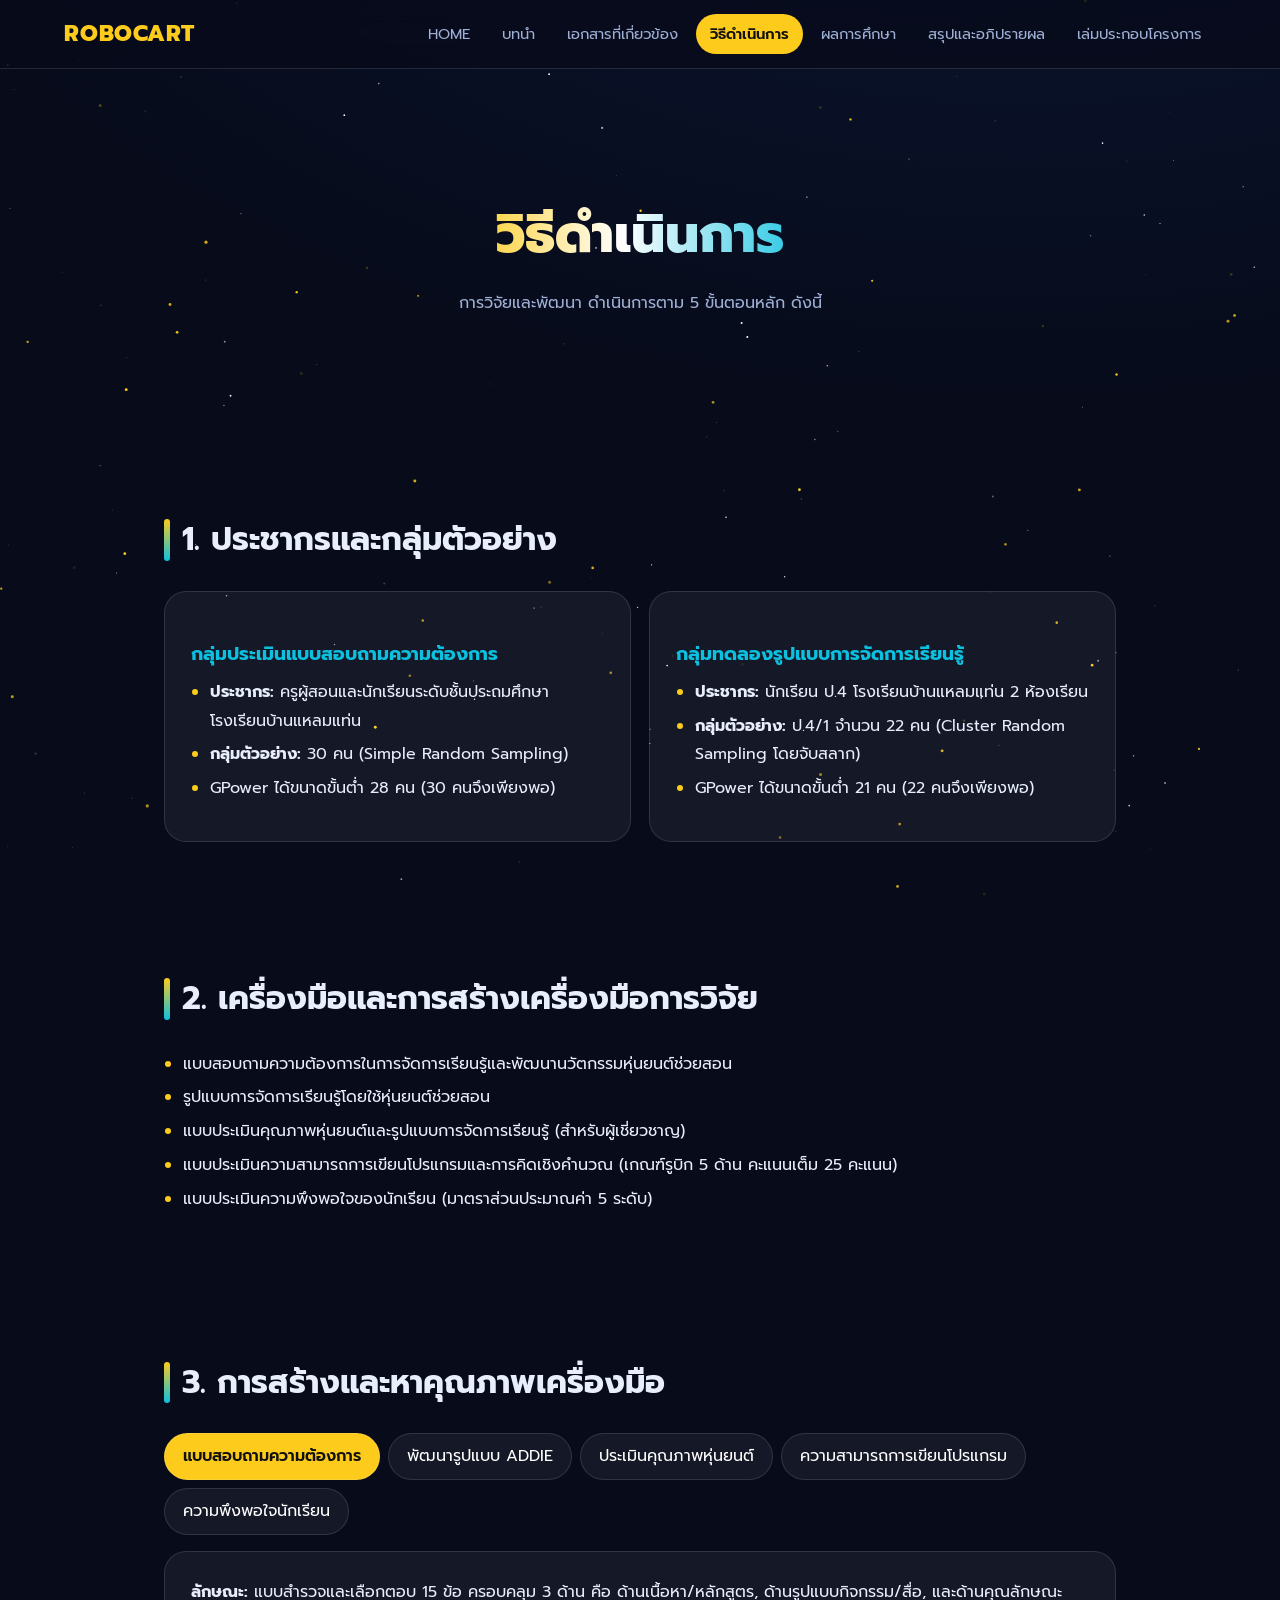
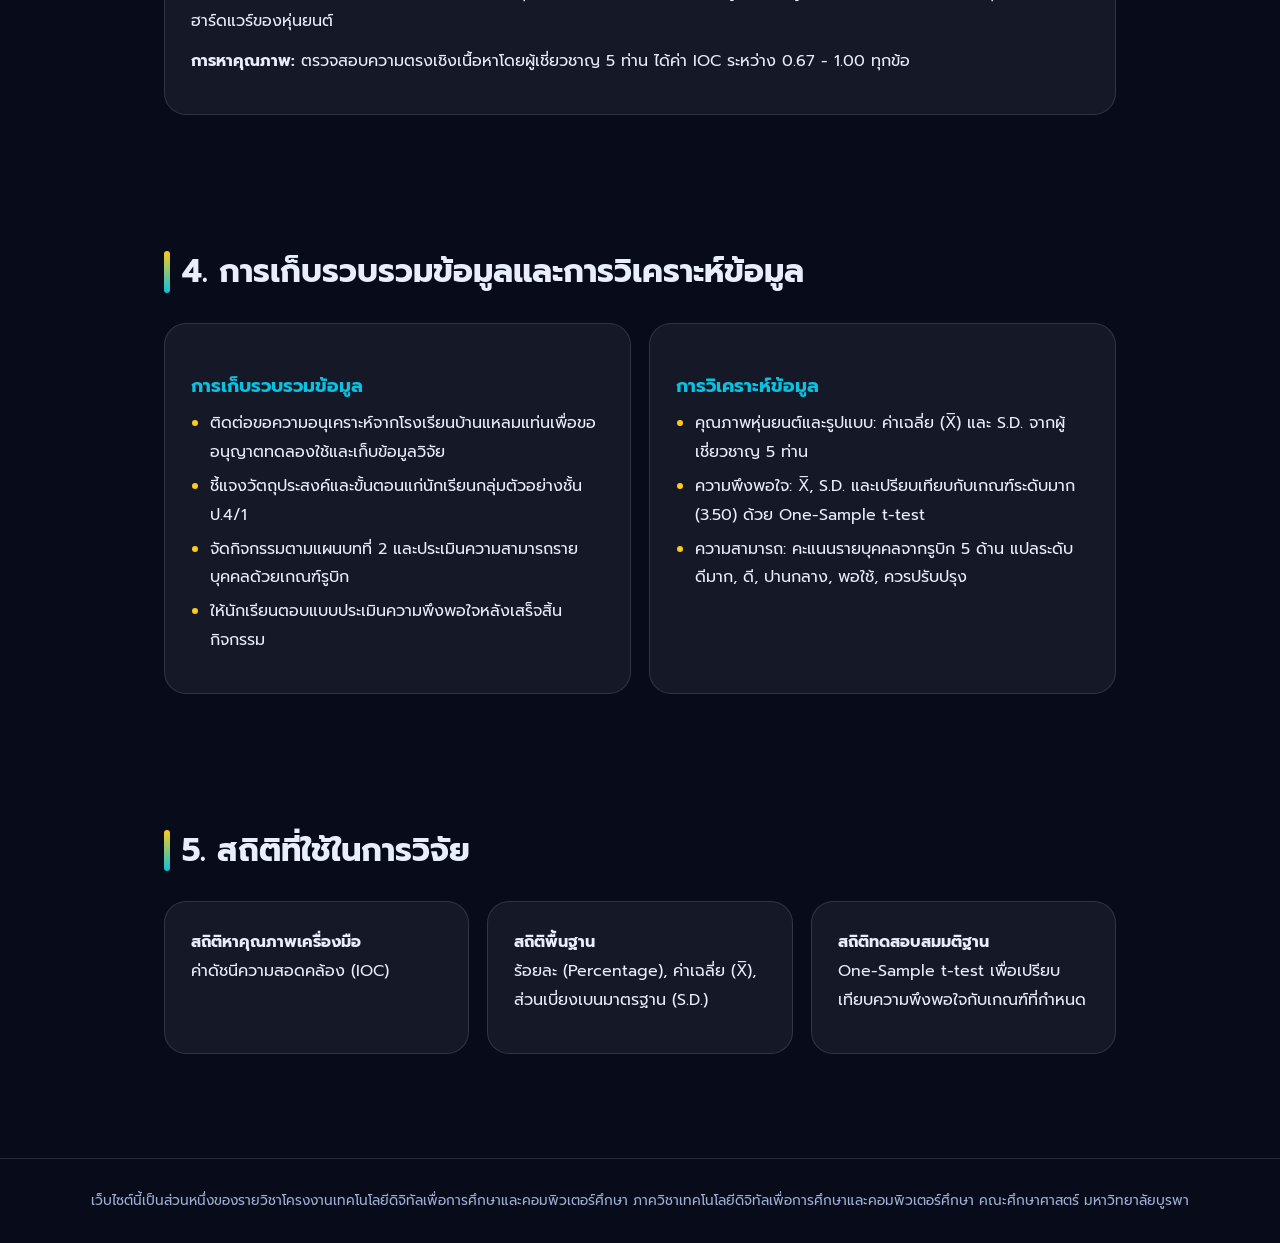
<file: method.html>
<!DOCTYPE html><html lang="th"><head><meta charset="utf-8"><meta name="viewport" content="width=device-width,initial-scale=1"><title>วิธีดำเนินการ | ROBOCART</title>
<link rel="preconnect" href="https://fonts.googleapis.com"><link href="https://fonts.googleapis.com/css2?family=Prompt:wght@400;600;800&display=swap" rel="stylesheet"><link rel="stylesheet" href="style.css"></head><body>
<canvas id="stars"></canvas><header><a class="brand" href="index.html">ROBOCART</a><button class="menu" aria-label="เมนู">☰</button><nav><a href="index.html" class="">HOME</a><a href="intro.html" class="">บทนำ</a><a href="related.html" class="">เอกสารที่เกี่ยวข้อง</a><a href="method.html" class="on">วิธีดำเนินการ</a><a href="results.html" class="">ผลการศึกษา</a><a href="summary.html" class="">สรุปและอภิปรายผล</a><a href="book.html" class="">เล่มประกอบโครงการ</a></nav></header>
<div class="hero sm"><div class="wrap"><h1>วิธีดำเนินการ</h1><p>การวิจัยและพัฒนา ดำเนินการตาม 5 ขั้นตอนหลัก ดังนี้</p></div></div><section><div class="wrap rv"><h2>1. ประชากรและกลุ่มตัวอย่าง</h2><div class="grid"><div class="card"><h3>กลุ่มประเมินแบบสอบถามความต้องการ</h3><ul><li><b>ประชากร:</b> ครูผู้สอนและนักเรียนระดับชั้นประถมศึกษา โรงเรียนบ้านแหลมแท่น</li><li><b>กลุ่มตัวอย่าง:</b> 30 คน (Simple Random Sampling)</li><li>GPower ได้ขนาดขั้นต่ำ 28 คน (30 คนจึงเพียงพอ)</li></ul></div><div class="card"><h3>กลุ่มทดลองรูปแบบการจัดการเรียนรู้</h3><ul><li><b>ประชากร:</b> นักเรียน ป.4 โรงเรียนบ้านแหลมแท่น 2 ห้องเรียน</li><li><b>กลุ่มตัวอย่าง:</b> ป.4/1 จำนวน 22 คน (Cluster Random Sampling โดยจับสลาก)</li><li>GPower ได้ขนาดขั้นต่ำ 21 คน (22 คนจึงเพียงพอ)</li></ul></div></div></div></section><section><div class="wrap rv"><h2>2. เครื่องมือและการสร้างเครื่องมือการวิจัย</h2><ul><li>แบบสอบถามความต้องการในการจัดการเรียนรู้และพัฒนานวัตกรรมหุ่นยนต์ช่วยสอน</li><li>รูปแบบการจัดการเรียนรู้โดยใช้หุ่นยนต์ช่วยสอน</li><li>แบบประเมินคุณภาพหุ่นยนต์และรูปแบบการจัดการเรียนรู้ (สำหรับผู้เชี่ยวชาญ)</li><li>แบบประเมินความสามารถการเขียนโปรแกรมและการคิดเชิงคำนวณ (เกณฑ์รูบิก 5 ด้าน คะแนนเต็ม 25 คะแนน)</li><li>แบบประเมินความพึงพอใจของนักเรียน (มาตราส่วนประมาณค่า 5 ระดับ)</li></ul></div></section><section><div class="wrap rv"><h2>3. การสร้างและหาคุณภาพเครื่องมือ</h2><div class="tabs"><button data-t="t1" class="on">แบบสอบถามความต้องการ</button><button data-t="t2" class="">พัฒนารูปแบบ ADDIE</button><button data-t="t3" class="">ประเมินคุณภาพหุ่นยนต์</button><button data-t="t4" class="">ความสามารถการเขียนโปรแกรม</button><button data-t="t5" class="">ความพึงพอใจนักเรียน</button></div><div class="pane card on" id="t1"><p><b>ลักษณะ:</b> แบบสำรวจและเลือกตอบ 15 ข้อ ครอบคลุม 3 ด้าน คือ ด้านเนื้อหา/หลักสูตร, ด้านรูปแบบกิจกรรม/สื่อ, และด้านคุณลักษณะฮาร์ดแวร์ของหุ่นยนต์</p><p><b>การหาคุณภาพ:</b> ตรวจสอบความตรงเชิงเนื้อหาโดยผู้เชี่ยวชาญ 5 ท่าน ได้ค่า IOC ระหว่าง 0.67 - 1.00 ทุกข้อ</p></div><div class="pane card " id="t2"><div class="step"><b>ขั้นที่ 1 วิเคราะห์</b><br>สำรวจความต้องการ, วิเคราะห์เนื้อหาและหลักสูตร, ศึกษาข้อมูลผู้เรียนและเทคโนโลยีที่เกี่ยวข้อง, วิเคราะห์เพื่อพัฒนารูปแบบการจัดการเรียนการสอน</div><div class="step"><b>ขั้นที่ 2 ออกแบบ</b><br>ออกแบบโครงสร้างเนื้อหา, ผังงานกระบวนการจัดการเรียนรู้, หุ่นยนต์, เว็บไซต์, เขียนสตอรี่บอร์ดสื่อวิดีโอ</div><div class="step"><b>ขั้นที่ 3 พัฒนา</b><br>พัฒนารูปแบบการจัดการเรียนรู้, ประกอบหุ่นยนต์ ROBOCART, พัฒนาเว็บไซต์พร้อมระบบตรวจโค้ด, ผลิตวิดีโอ, ผู้เชี่ยวชาญ 5 ท่านประเมินคุณภาพก่อนนำไปใช้จริง</div><div class="step"><b>ขั้นที่ 4 นำไปใช้</b><br>ทดลองกับนักเรียน ป.4/1 (22 คน) ในเนื้อหาบทที่ 2 ตามกระบวนการ 5 ขั้นตอน ประเมินทักษะระหว่างทำกิจกรรม เก็บความพึงพอใจ</div><div class="step"><b>ขั้นที่ 5 ประเมินผล</b><br>ประเมินความสามารถการเขียนโปรแกรมและการคิดเชิงคำนวณด้วยเกณฑ์รูบิก และความพึงพอใจของนักเรียน</div></div><div class="pane card " id="t3"><p><b>ลักษณะ:</b> Rating Scale 5 ระดับ 3 ด้าน ได้แก่ ระบบการทำงานของหุ่นยนต์, เนื้อหาและสื่อการเรียนรู้, และการออกแบบกิจกรรมการเรียนรู้</p><p><b>การหาคุณภาพ:</b> ตรวจสอบความตรงเชิงเนื้อหาโดยผู้เชี่ยวชาญ 5 ท่าน ได้ค่า IOC ระหว่าง 0.67 - 1.00 ทุกข้อ</p></div><div class="pane card " id="t4"><p><b>ลักษณะ:</b> เกณฑ์รูบิก 5 ด้าน ได้แก่ การออกแบบโค้ดอย่างง่าย, การวางแผนเส้นทาง, ทักษะการปฏิบัติงานจริง, การตรวจหาและแก้ไขข้อผิดพลาด (Debugging), และการทำงานเป็นทีม</p><p><b>เกณฑ์คะแนน:</b> ด้านละ 5 คะแนน (เต็ม 25) ดีมาก (21-25), ดี (16-20), ปานกลาง (11-15), พอใช้ (6-10), ควรปรับปรุง (1-5) ผ่านการตรวจความตรงเชิงเนื้อหาจากอาจารย์ที่ปรึกษา</p></div><div class="pane card " id="t5"><p><b>ลักษณะ:</b> Rating Scale 5 ระดับ 3 ด้าน ได้แก่ หุ่นยนต์และอุปกรณ์, สื่อประกอบการเรียนรู้, และรูปแบบกิจกรรมการเรียนรู้</p><p><b>การหาคุณภาพ:</b> ตรวจสอบความตรงเชิงเนื้อหาโดยผู้เชี่ยวชาญ 5 ท่าน ได้ค่า IOC ระหว่าง 0.67 - 1.00 ทุกข้อ</p></div></div></section><section><div class="wrap rv"><h2>4. การเก็บรวบรวมข้อมูลและการวิเคราะห์ข้อมูล</h2><div class="grid"><div class="card"><h3>การเก็บรวบรวมข้อมูล</h3><ul><li>ติดต่อขอความอนุเคราะห์จากโรงเรียนบ้านแหลมแท่นเพื่อขออนุญาตทดลองใช้และเก็บข้อมูลวิจัย</li><li>ชี้แจงวัตถุประสงค์และขั้นตอนแก่นักเรียนกลุ่มตัวอย่างชั้น ป.4/1</li><li>จัดกิจกรรมตามแผนบทที่ 2 และประเมินความสามารถรายบุคคลด้วยเกณฑ์รูบิก</li><li>ให้นักเรียนตอบแบบประเมินความพึงพอใจหลังเสร็จสิ้นกิจกรรม</li></ul></div><div class="card"><h3>การวิเคราะห์ข้อมูล</h3><ul><li>คุณภาพหุ่นยนต์และรูปแบบ: ค่าเฉลี่ย (X̅) และ S.D. จากผู้เชี่ยวชาญ 5 ท่าน</li><li>ความพึงพอใจ: X̅, S.D. และเปรียบเทียบกับเกณฑ์ระดับมาก (3.50) ด้วย One-Sample t-test</li><li>ความสามารถ: คะแนนรายบุคคลจากรูบิก 5 ด้าน แปลระดับ ดีมาก, ดี, ปานกลาง, พอใช้, ควรปรับปรุง</li></ul></div></div></div></section><section><div class="wrap rv"><h2>5. สถิติที่ใช้ในการวิจัย</h2><div class="grid"><div class="card"><b>สถิติหาคุณภาพเครื่องมือ</b><p>ค่าดัชนีความสอดคล้อง (IOC)</p></div><div class="card"><b>สถิติพื้นฐาน</b><p>ร้อยละ (Percentage), ค่าเฉลี่ย (X̅), ส่วนเบี่ยงเบนมาตรฐาน (S.D.)</p></div><div class="card"><b>สถิติทดสอบสมมติฐาน</b><p>One-Sample t-test เพื่อเปรียบเทียบความพึงพอใจกับเกณฑ์ที่กำหนด</p></div></div></div></section><footer>เว็บไซต์นี้เป็นส่วนหนึ่งของรายวิชาโครงงานเทคโนโลยีดิจิทัลเพื่อการศึกษาและคอมพิวเตอร์ศึกษา ภาควิชาเทคโนโลยีดิจิทัลเพื่อการศึกษาและคอมพิวเตอร์ศึกษา คณะศึกษาศาสตร์ มหาวิทยาลัยบูรพา</footer><div id="lb"><img alt=""></div><script src="script.js"></script></body></html>
</file>
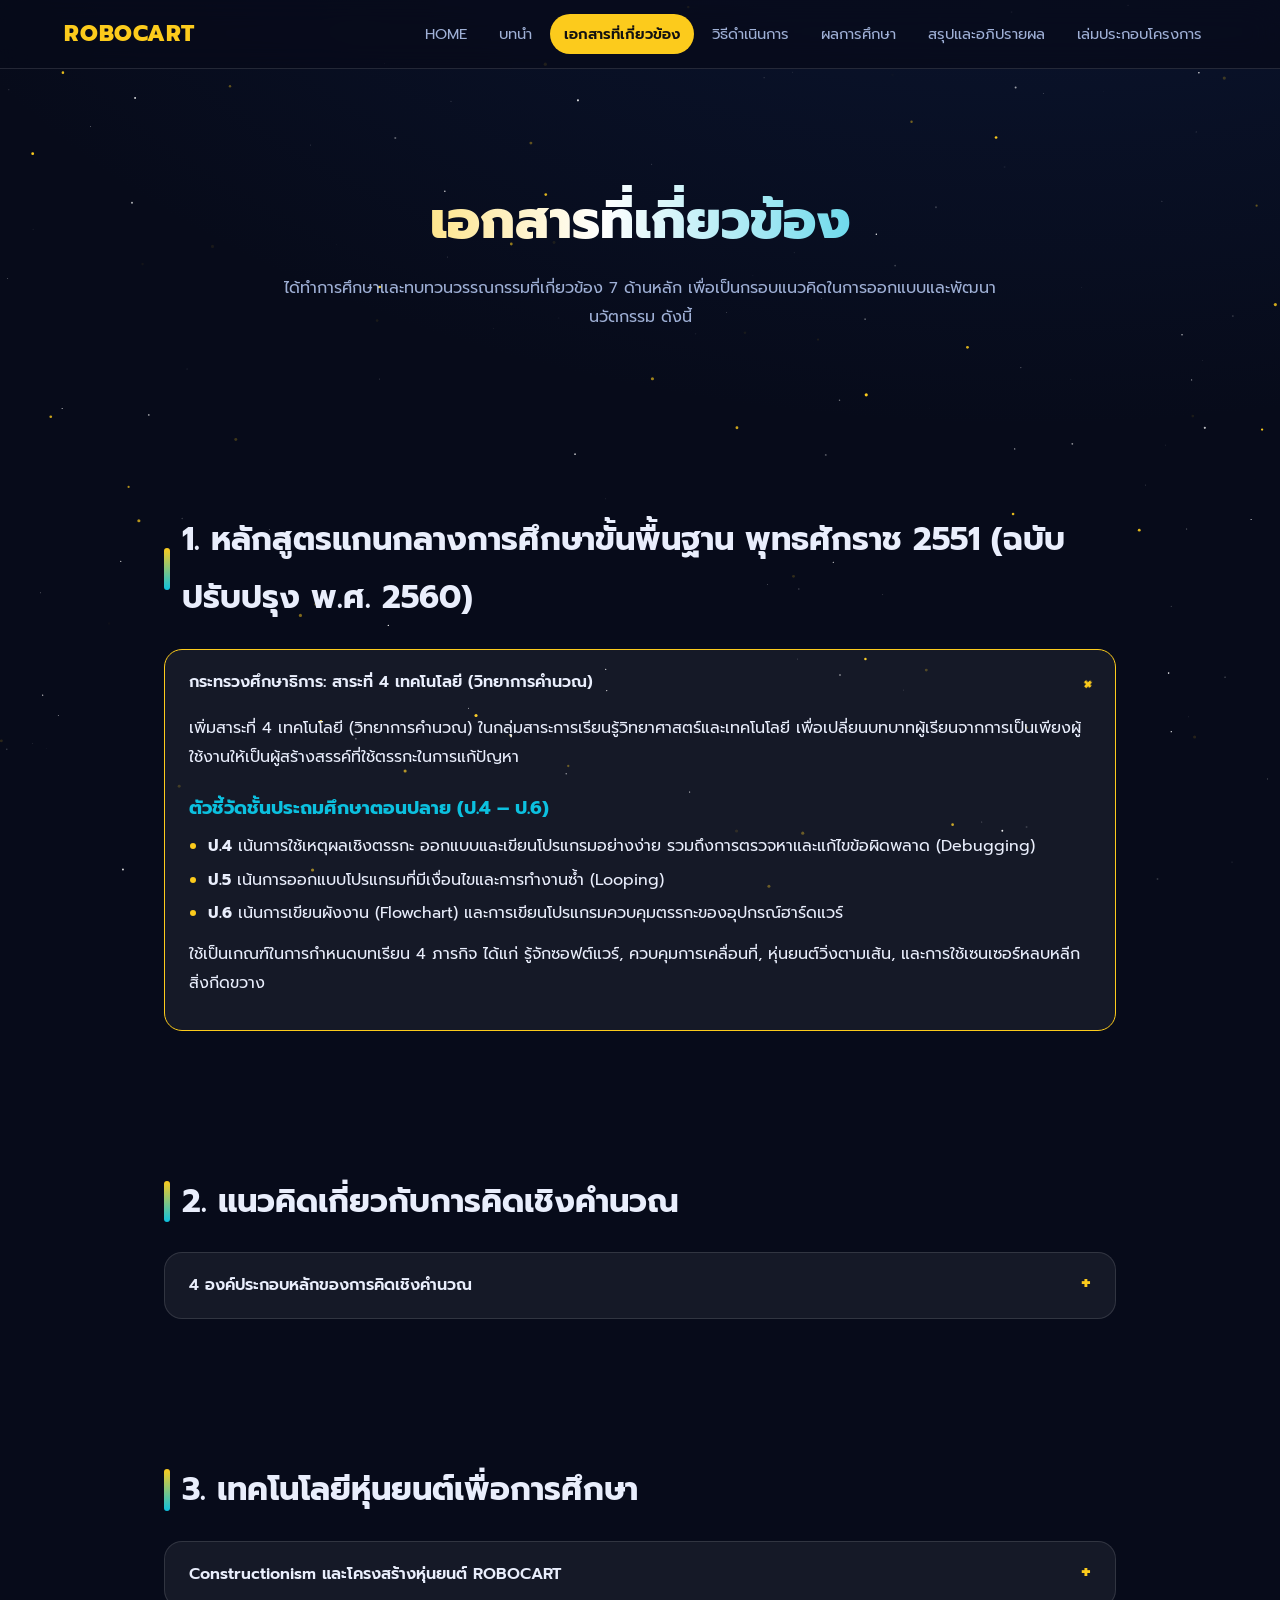
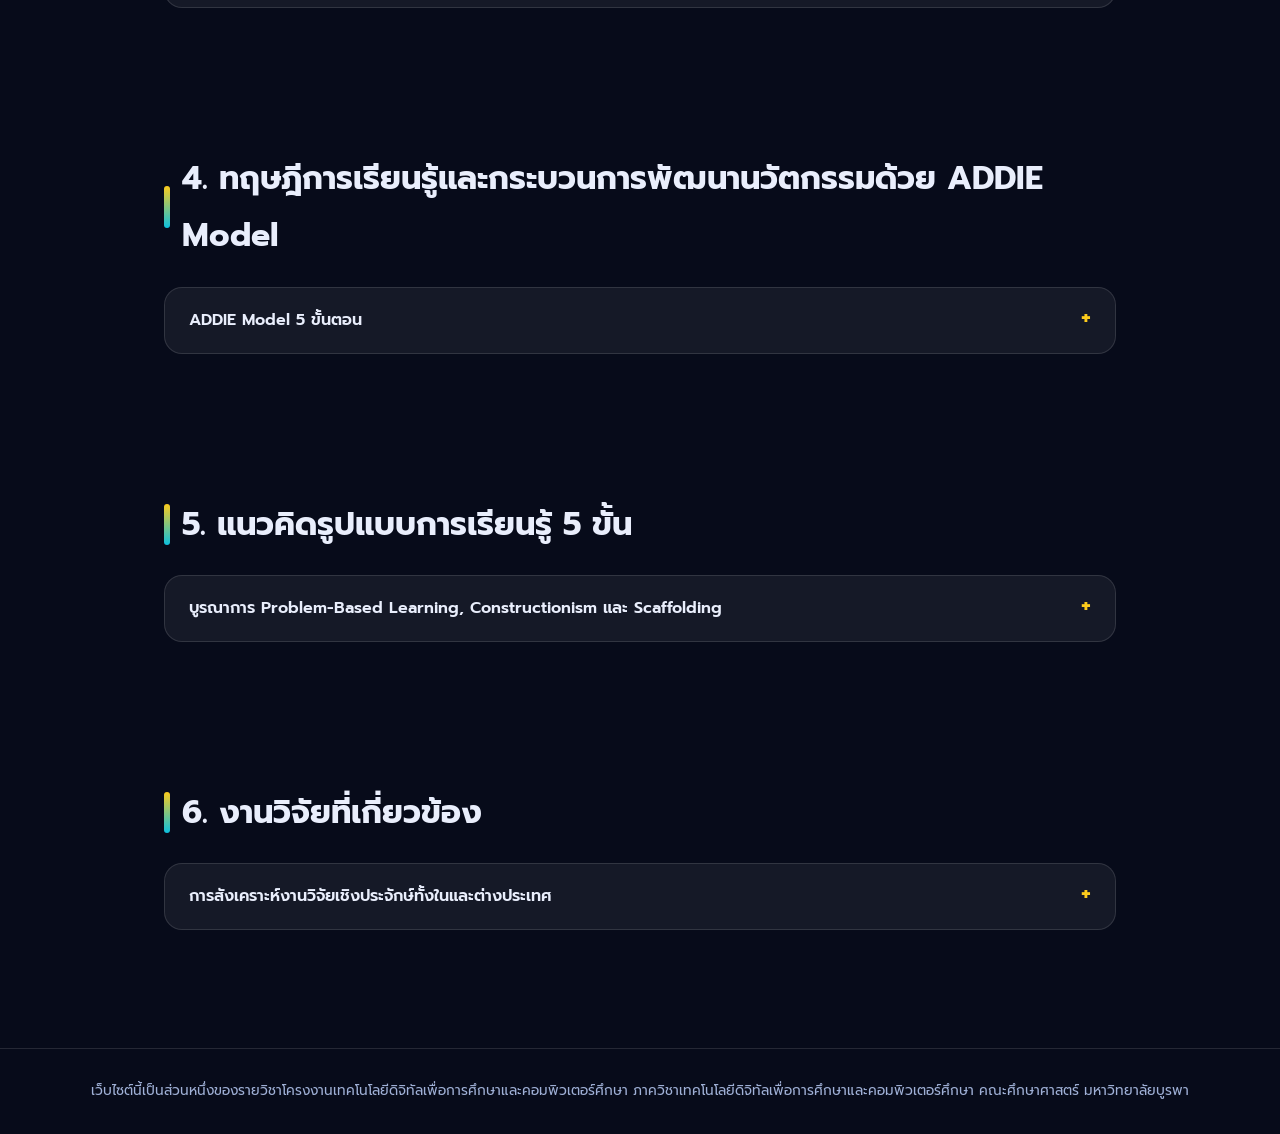
<file: related.html>
<!DOCTYPE html><html lang="th"><head><meta charset="utf-8"><meta name="viewport" content="width=device-width,initial-scale=1"><title>เอกสารที่เกี่ยวข้อง | ROBOCART</title>
<link rel="preconnect" href="https://fonts.googleapis.com"><link href="https://fonts.googleapis.com/css2?family=Prompt:wght@400;600;800&display=swap" rel="stylesheet"><link rel="stylesheet" href="style.css"></head><body>
<canvas id="stars"></canvas><header><a class="brand" href="index.html">ROBOCART</a><button class="menu" aria-label="เมนู">☰</button><nav><a href="index.html" class="">HOME</a><a href="intro.html" class="">บทนำ</a><a href="related.html" class="on">เอกสารที่เกี่ยวข้อง</a><a href="method.html" class="">วิธีดำเนินการ</a><a href="results.html" class="">ผลการศึกษา</a><a href="summary.html" class="">สรุปและอภิปรายผล</a><a href="book.html" class="">เล่มประกอบโครงการ</a></nav></header>
<div class="hero sm"><div class="wrap"><h1>เอกสารที่เกี่ยวข้อง</h1><p>ได้ทำการศึกษาและทบทวนวรรณกรรมที่เกี่ยวข้อง 7 ด้านหลัก เพื่อเป็นกรอบแนวคิดในการออกแบบและพัฒนานวัตกรรม ดังนี้</p></div></div><section><div class="wrap rv"><h2>1. หลักสูตรแกนกลางการศึกษาขั้นพื้นฐาน พุทธศักราช 2551 (ฉบับปรับปรุง พ.ศ. 2560)</h2><details open><summary>กระทรวงศึกษาธิการ: สาระที่ 4 เทคโนโลยี (วิทยาการคำนวณ)</summary><div class="in"><p>เพิ่มสาระที่ 4 เทคโนโลยี (วิทยาการคำนวณ) ในกลุ่มสาระการเรียนรู้วิทยาศาสตร์และเทคโนโลยี เพื่อเปลี่ยนบทบาทผู้เรียนจากการเป็นเพียงผู้ใช้งานให้เป็นผู้สร้างสรรค์ที่ใช้ตรรกะในการแก้ปัญหา</p><h3>ตัวชี้วัดชั้นประถมศึกษาตอนปลาย (ป.4 – ป.6)</h3><ul><li><b>ป.4</b> เน้นการใช้เหตุผลเชิงตรรกะ ออกแบบและเขียนโปรแกรมอย่างง่าย รวมถึงการตรวจหาและแก้ไขข้อผิดพลาด (Debugging)</li><li><b>ป.5</b> เน้นการออกแบบโปรแกรมที่มีเงื่อนไขและการทำงานซ้ำ (Looping)</li><li><b>ป.6</b> เน้นการเขียนผังงาน (Flowchart) และการเขียนโปรแกรมควบคุมตรรกะของอุปกรณ์ฮาร์ดแวร์</li></ul><p>ใช้เป็นเกณฑ์ในการกำหนดบทเรียน 4 ภารกิจ ได้แก่ รู้จักซอฟต์แวร์, ควบคุมการเคลื่อนที่, หุ่นยนต์วิ่งตามเส้น, และการใช้เซนเซอร์หลบหลีกสิ่งกีดขวาง</p></div></details></div></section><section><div class="wrap rv"><h2>2. แนวคิดเกี่ยวกับการคิดเชิงคำนวณ</h2><details><summary>4 องค์ประกอบหลักของการคิดเชิงคำนวณ</summary><div class="in"><p>การคิดเชิงคำนวณไม่ใช่เพียงการเขียนโปรแกรม แต่เป็นกระบวนการทางความคิดเพื่อแก้ปัญหาอย่างเป็นระบบ โดยสังเคราะห์แนวคิดของ Wing (2006), สสวท. (2560), ภัทรพล พรหมมัญ (2561), VEX Robotics (2021) และ Jiang et al. (2022)</p><div class="grid"><div class="card"><b>1. การแบ่งย่อยปัญหา (Decomposition)</b><p>แตกปัญหาหรือภารกิจใหญ่ออกเป็นคำสั่งย่อย เช่น การเดินตรงและการเลี้ยว</p></div><div class="card"><b>2. การพิจารณารูปแบบ (Pattern Recognition)</b><p>การสังเกตพฤติกรรมที่เกิดขึ้นซ้ำ ๆ นำไปสู่การใช้คำสั่งวนซ้ำ (Loop)</p></div><div class="card"><b>3. การคิดเชิงนามธรรม (Abstraction)</b><p>คัดกรองเฉพาะข้อมูลที่จำเป็น ตัดรายละเอียดที่ไม่เกี่ยวข้องออก</p></div><div class="card"><b>4. การออกแบบขั้นตอนวิธี (Algorithm Design)</b><p>จัดเรียงลำดับคำสั่งตรรกะให้เป็นขั้นตอนที่ชัดเจน เพื่อนำไปควบคุมหุ่นยนต์ได้อย่างมีประสิทธิภาพ</p></div></div></div></details></div></section><section><div class="wrap rv"><h2>3. เทคโนโลยีหุ่นยนต์เพื่อการศึกษา</h2><details><summary>Constructionism และโครงสร้างหุ่นยนต์ ROBOCART</summary><div class="in"><ul><li>พื้นฐานทฤษฎี Constructionism หุ่นยนต์ทำหน้าที่เป็นสื่อกลางที่ช่วยให้ผู้เรียนเปลี่ยนมโนทัศน์นามธรรมทางคณิตศาสตร์และวิทยาการคำนวณให้กลายเป็นการลงมือทดลองปฏิบัติจริง</li><li>การเลือกใช้เทคโนโลยีที่เข้าถึงง่ายและคุ้มค่า อ้างอิงแนวคิดของ Sentance et al. (2017) และ Kucuk & Sisman (2017) ที่พบว่าชุดหุ่นยนต์สำเร็จรูปในท้องตลาดมีราคาสูงเกินไป การประยุกต์ใช้บอร์ด micro:bit V2 จึงช่วยลดต้นทุน ปลอดภัย และเริ่มต้นใช้งานได้ง่าย</li></ul><h3>โครงสร้างหุ่นยนต์ ROBOCART</h3><ul><li><b>หน่วยประมวลผลหลัก</b> บอร์ด micro:bit V2 ร่วมกับบอร์ดขยายขับมอเตอร์</li><li><b>ระบบขับเคลื่อน</b> มอเตอร์เกียร์กระแสตรง 2 ล้อ พร้อมล้ออิสระ</li><li><b>ระบบเซนเซอร์</b> แผงเซนเซอร์อินฟราเรด ตรวจจับเส้น (Maker Line 5 จุด) และเซนเซอร์อัลตราโซนิก (Ultrasonic Sensor) ตรวจจับระยะวัตถุ</li></ul></div></details></div></section><section><div class="wrap rv"><h2>4. ทฤษฎีการเรียนรู้และกระบวนการพัฒนานวัตกรรมด้วย ADDIE Model</h2><details><summary>ADDIE Model 5 ขั้นตอน</summary><div class="in"><p>การพัฒนาหุ่นยนต์ สื่อการสอน และเว็บไซต์ ดำเนินการอย่างเป็นระบบตามกรอบ ADDIE Model</p><div class="step"><b>ขั้นที่ 1 การวิเคราะห์ (Analysis)</b><br>สำรวจความต้องการครูและนักเรียน, วิเคราะห์ตัวชี้วัดหลักสูตร และข้อจำกัดในการตรวจงานในชั้นเรียน</div><div class="step"><b>ขั้นที่ 2 การออกแบบ (Design)</b><br>ออกแบบโครงสร้างหุ่นยนต์, แผนภารกิจ 4 บทเรียน, และเว็บไซต์ศูนย์การเรียนรู้</div><div class="step"><b>ขั้นที่ 3 การพัฒนา (Development)</b><br>ประกอบหุ่นยนต์ ROBOCART, ผลิตสื่อวิดีโอแอนิเมชัน และพัฒนาระบบตรวจสอบ Block Code อัตโนมัติ (วิเคราะห์ด้วยโครงสร้างต้นไม้)</div><div class="step"><b>ขั้นที่ 4 การนำไปใช้ (Implementation)</b><br>นำนวัตกรรมไปทดลองใช้จริงกับนักเรียนกลุ่มตัวอย่างชั้น ป.4/1 โรงเรียนบ้านแหลมแท่น</div><div class="step"><b>ขั้นที่ 5 การประเมินผล (Evaluation)</b><br>วิเคราะห์ผลการเรียนรู้ ทักษะการคิดเชิงคำนวณ และระดับความพึงพอใจของผู้เรียน</div></div></details></div></section><section><div class="wrap rv"><h2>5. แนวคิดรูปแบบการเรียนรู้ 5 ขั้น</h2><details><summary>บูรณาการ Problem-Based Learning, Constructionism และ Scaffolding</summary><div class="in"><p>การบูรณาการ 3 ทฤษฎีการเรียนรู้หลักสู่กระบวนการจัดการเรียนรู้ 5 ขั้นตอน</p><div class="step"><b>ขั้นที่ 1 กำหนดสถานการณ์ปัญหา (PBL)</b><br>ใช้วิดีโอแอนิเมชันธีมอวกาศกระตุ้นความสนใจและตั้งคำถามเพื่อระบุปัญหา</div><div class="step"><b>ขั้นที่ 2 นำเสนอความรู้ (Scaffolding)</b><br>ครูอธิบายหลักการทำงานและสาธิตการเขียนโปรแกรม โดยมีคลิปวิดีโอให้ทบทวนซ้ำ</div><div class="step"><b>ขั้นที่ 3 มอบหมายภารกิจ (Constructionism)</b><br>นักเรียนลงมือปฏิบัติกิจกรรมกลุ่ม เขียนโค้ดควบคุมหุ่นยนต์ และใช้ระบบตรวจสอบบล็อกโค้ดอัตโนมัติช่วยแนะแนวทาง</div><div class="step"><b>ขั้นที่ 4 เชื่อมโยงผลกิจกรรม (PBL)</b><br>สรุปขั้นตอนวิธี (Algorithm) อภิปรายข้อผิดพลาด และฝึกฝนทักษะการทำงานเป็นทีม (Soft Skills)</div><div class="step"><b>ขั้นที่ 5 นำเสนออย่างสร้างสรรค์ (Constructionism)</b><br>สะท้อนคิดและสื่อสารวิธีคิดพร้อมสาธิตการทำงานของหุ่นยนต์หน้าชั้นเรียน</div></div></details></div></section><section><div class="wrap rv"><h2>6. งานวิจัยที่เกี่ยวข้อง</h2><details><summary>การสังเคราะห์งานวิจัยเชิงประจักษ์ทั้งในและต่างประเทศ</summary><div class="in"><h3>โปรแกรมเชิงจินตภาพและการคิดเชิงคำนวณ</h3><p>วีระพงษ์ จันทรเสนา (2563) และ Jiang et al. (2022) พบว่าการเขียนโค้ดแบบบล็อกช่วยลดภาระทางปัญญา สร้างแรงจูงใจ และพัฒนาทักษะตรรกะได้ดีกว่า</p><h3>วิทยาการหุ่นยนต์เพื่อการศึกษา</h3><p>Mehrotra et al. (2021) และ Kucuk & Sisman (2018) ยืนยันว่าการใช้ฮาร์ดแวร์ต้นทุนต่ำอย่าง micro:bit ช่วยเปิดโอกาสการเข้าถึง ส่งเสริมมิติสัมพันธ์ และสร้างทัศนคติเชิงบวกต่อสะเต็มศึกษา</p><h3>ระบบตรวจสอบรหัสคำสั่งและผลสะท้อนกลับอัตโนมัติ</h3><p>Browning (2022) และ Kang & Huang (2024) พบว่าระบบ Formative Feedback อัตโนมัติช่วยลดเวลาการแก้ไขข้อผิดพลาด (Debugging) และเพิ่มความมั่นใจในการแก้ปัญหา</p><p>Parvathy et al. (2025) นำเสนอการใช้โครงสร้างต้นไม้ไวยากรณ์นามธรรม (Abstract Syntax Tree: AST) ในการเปรียบเทียบตรรกะโค้ดอย่างแม่นยำ ทำหน้าที่เป็นนั่งร้านทางปัญญา (Scaffold) ชี้แนะข้อบกพร่องให้นักเรียนปรับปรุงได้ทันที</p></div></details></div></section><footer>เว็บไซต์นี้เป็นส่วนหนึ่งของรายวิชาโครงงานเทคโนโลยีดิจิทัลเพื่อการศึกษาและคอมพิวเตอร์ศึกษา ภาควิชาเทคโนโลยีดิจิทัลเพื่อการศึกษาและคอมพิวเตอร์ศึกษา คณะศึกษาศาสตร์ มหาวิทยาลัยบูรพา</footer><div id="lb"><img alt=""></div><script src="script.js"></script></body></html>
</file>
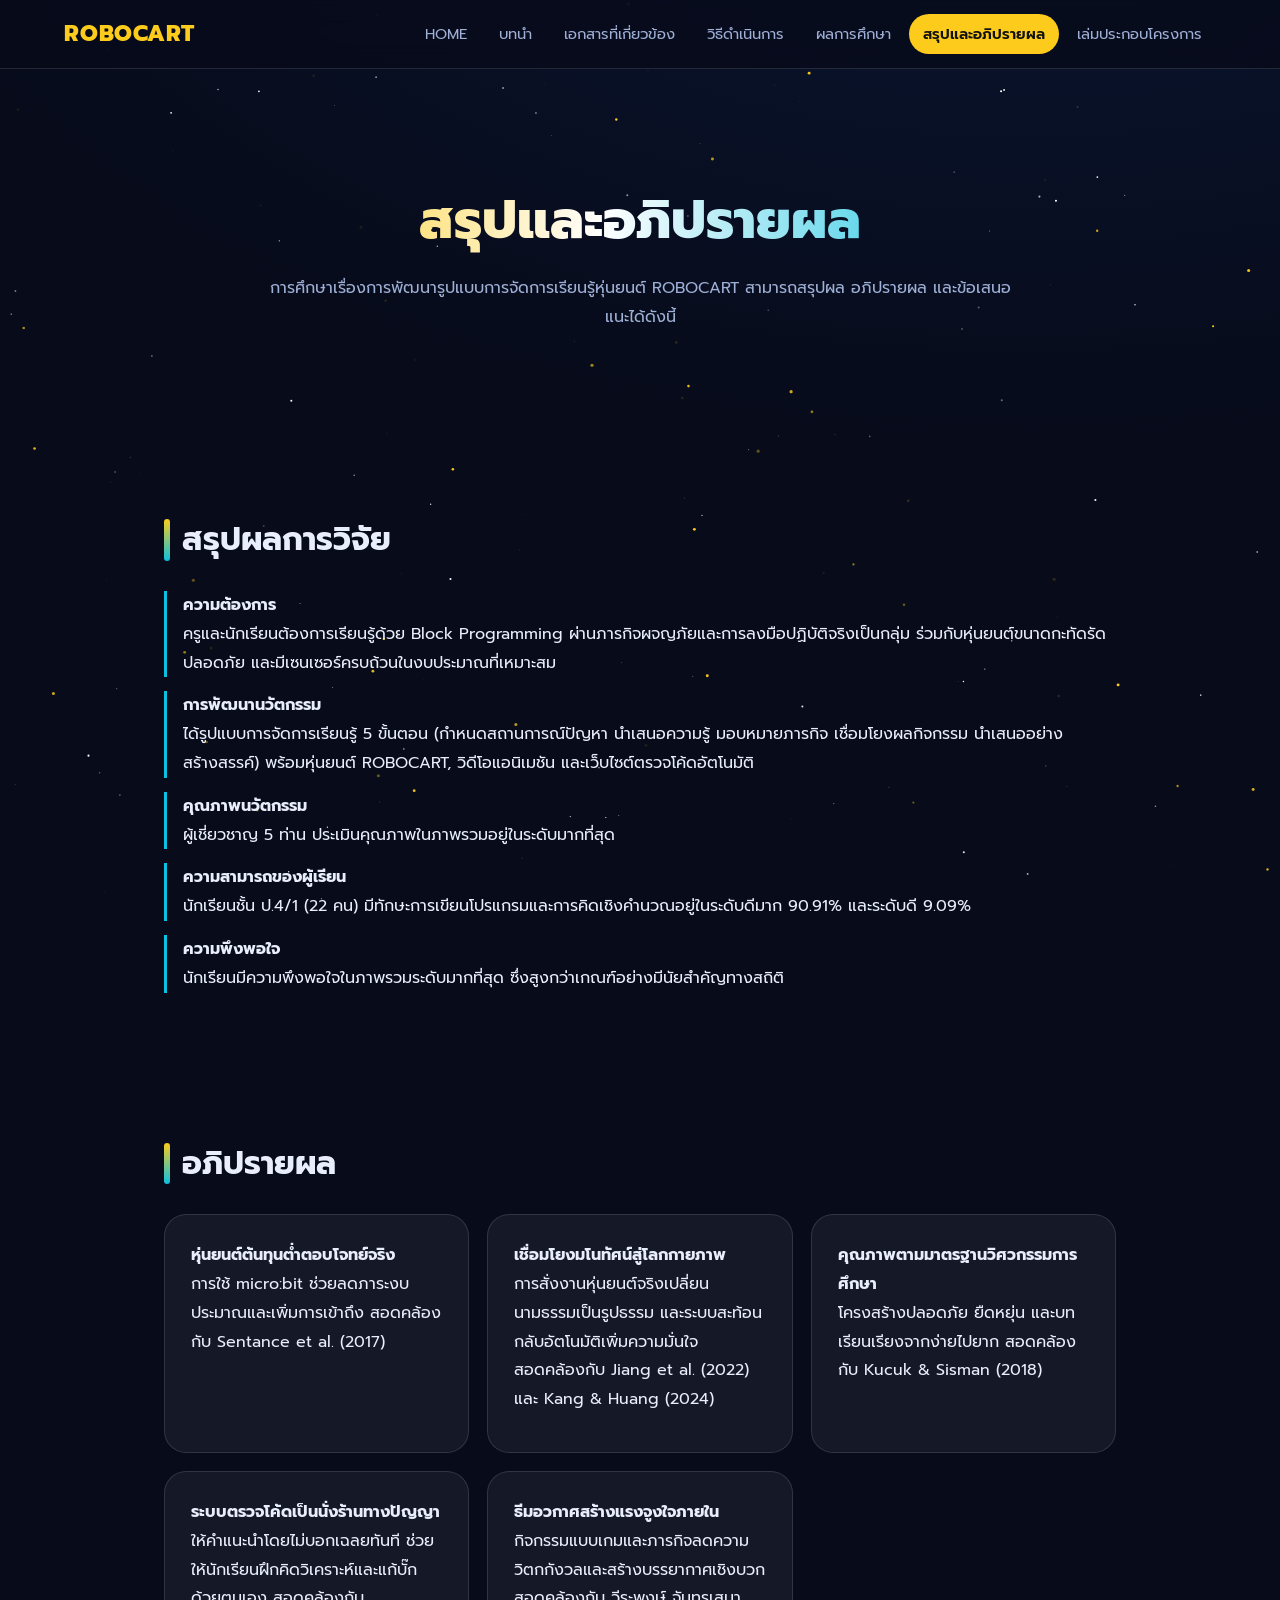
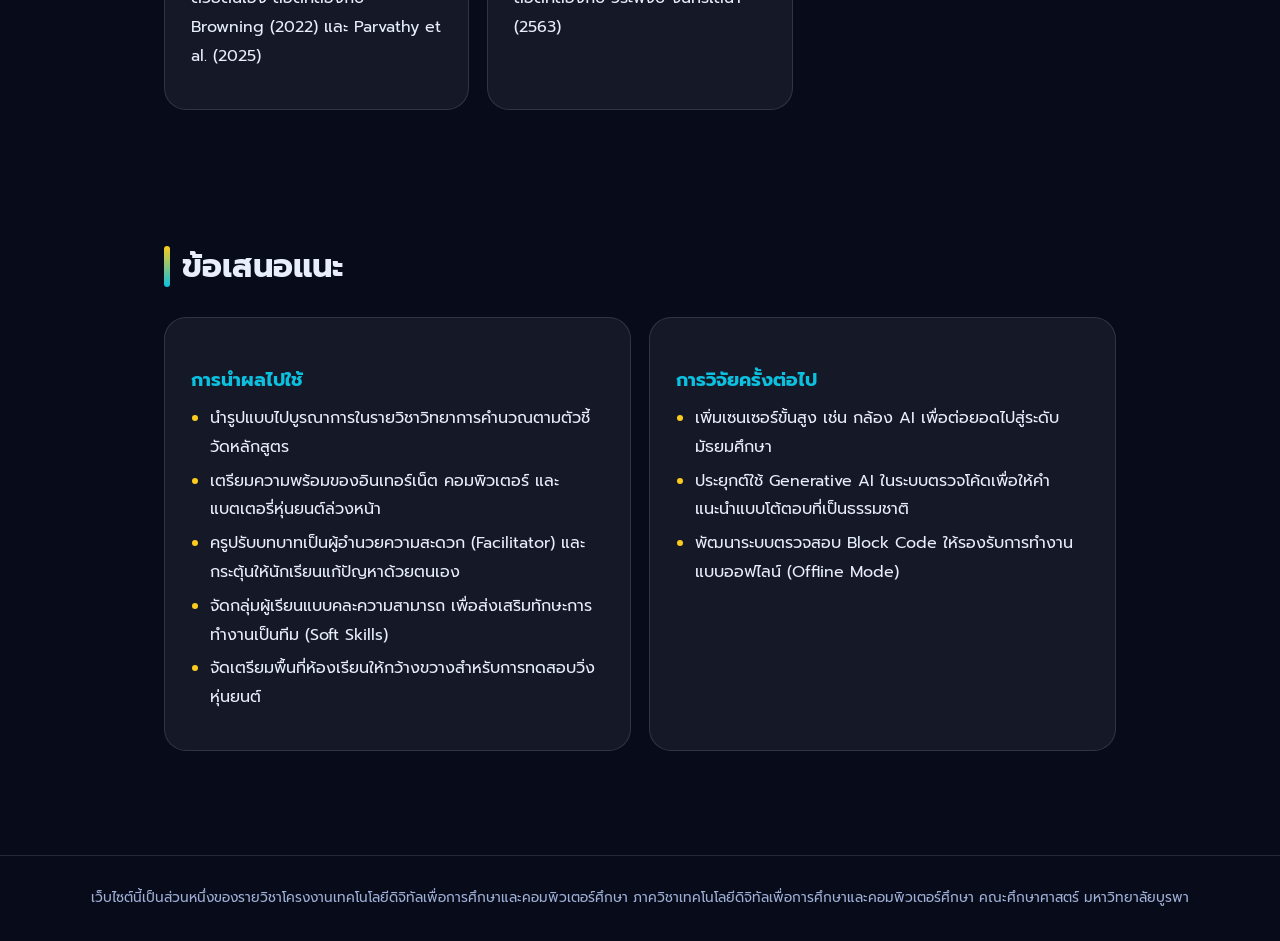
<file: summary.html>
<!DOCTYPE html><html lang="th"><head><meta charset="utf-8"><meta name="viewport" content="width=device-width,initial-scale=1"><title>สรุปและอภิปรายผล | ROBOCART</title>
<link rel="preconnect" href="https://fonts.googleapis.com"><link href="https://fonts.googleapis.com/css2?family=Prompt:wght@400;600;800&display=swap" rel="stylesheet"><link rel="stylesheet" href="style.css"></head><body>
<canvas id="stars"></canvas><header><a class="brand" href="index.html">ROBOCART</a><button class="menu" aria-label="เมนู">☰</button><nav><a href="index.html" class="">HOME</a><a href="intro.html" class="">บทนำ</a><a href="related.html" class="">เอกสารที่เกี่ยวข้อง</a><a href="method.html" class="">วิธีดำเนินการ</a><a href="results.html" class="">ผลการศึกษา</a><a href="summary.html" class="on">สรุปและอภิปรายผล</a><a href="book.html" class="">เล่มประกอบโครงการ</a></nav></header>
<div class="hero sm"><div class="wrap"><h1>สรุปและอภิปรายผล</h1><p>การศึกษาเรื่องการพัฒนารูปแบบการจัดการเรียนรู้หุ่นยนต์ ROBOCART สามารถสรุปผล อภิปรายผล และข้อเสนอแนะได้ดังนี้</p></div></div><section><div class="wrap rv"><h2>สรุปผลการวิจัย</h2><div class="step"><b>ความต้องการ</b><br>ครูและนักเรียนต้องการเรียนรู้ด้วย Block Programming ผ่านภารกิจผจญภัยและการลงมือปฏิบัติจริงเป็นกลุ่ม ร่วมกับหุ่นยนต์ขนาดกะทัดรัด ปลอดภัย และมีเซนเซอร์ครบถ้วนในงบประมาณที่เหมาะสม</div><div class="step"><b>การพัฒนานวัตกรรม</b><br>ได้รูปแบบการจัดการเรียนรู้ 5 ขั้นตอน (กำหนดสถานการณ์ปัญหา นำเสนอความรู้ มอบหมายภารกิจ เชื่อมโยงผลกิจกรรม นำเสนออย่างสร้างสรรค์) พร้อมหุ่นยนต์ ROBOCART, วิดีโอแอนิเมชัน และเว็บไซต์ตรวจโค้ดอัตโนมัติ</div><div class="step"><b>คุณภาพนวัตกรรม</b><br>ผู้เชี่ยวชาญ 5 ท่าน ประเมินคุณภาพในภาพรวมอยู่ในระดับมากที่สุด</div><div class="step"><b>ความสามารถของผู้เรียน</b><br>นักเรียนชั้น ป.4/1 (22 คน) มีทักษะการเขียนโปรแกรมและการคิดเชิงคำนวณอยู่ในระดับดีมาก 90.91% และระดับดี 9.09%</div><div class="step"><b>ความพึงพอใจ</b><br>นักเรียนมีความพึงพอใจในภาพรวมระดับมากที่สุด ซึ่งสูงกว่าเกณฑ์อย่างมีนัยสำคัญทางสถิติ</div></div></section><section><div class="wrap rv"><h2>อภิปรายผล</h2><div class="grid"><div class="card"><b>หุ่นยนต์ต้นทุนต่ำตอบโจทย์จริง</b><p>การใช้ micro:bit ช่วยลดภาระงบประมาณและเพิ่มการเข้าถึง สอดคล้องกับ Sentance et al. (2017)</p></div><div class="card"><b>เชื่อมโยงมโนทัศน์สู่โลกกายภาพ</b><p>การสั่งงานหุ่นยนต์จริงเปลี่ยนนามธรรมเป็นรูปธรรม และระบบสะท้อนกลับอัตโนมัติเพิ่มความมั่นใจ สอดคล้องกับ Jiang et al. (2022) และ Kang & Huang (2024)</p></div><div class="card"><b>คุณภาพตามมาตรฐานวิศวกรรมการศึกษา</b><p>โครงสร้างปลอดภัย ยืดหยุ่น และบทเรียนเรียงจากง่ายไปยาก สอดคล้องกับ Kucuk & Sisman (2018)</p></div><div class="card"><b>ระบบตรวจโค้ดเป็นนั่งร้านทางปัญญา</b><p>ให้คำแนะนำโดยไม่บอกเฉลยทันที ช่วยให้นักเรียนฝึกคิดวิเคราะห์และแก้บั๊กด้วยตนเอง สอดคล้องกับ Browning (2022) และ Parvathy et al. (2025)</p></div><div class="card"><b>ธีมอวกาศสร้างแรงจูงใจภายใน</b><p>กิจกรรมแบบเกมและภารกิจลดความวิตกกังวลและสร้างบรรยากาศเชิงบวก สอดคล้องกับ วีระพงษ์ จันทรเสนา (2563)</p></div></div></div></section><section><div class="wrap rv"><h2>ข้อเสนอแนะ</h2><div class="grid"><div class="card"><h3>การนำผลไปใช้</h3><ul><li>นำรูปแบบไปบูรณาการในรายวิชาวิทยาการคำนวณตามตัวชี้วัดหลักสูตร</li><li>เตรียมความพร้อมของอินเทอร์เน็ต คอมพิวเตอร์ และแบตเตอรี่หุ่นยนต์ล่วงหน้า</li><li>ครูปรับบทบาทเป็นผู้อำนวยความสะดวก (Facilitator) และกระตุ้นให้นักเรียนแก้ปัญหาด้วยตนเอง</li><li>จัดกลุ่มผู้เรียนแบบคละความสามารถ เพื่อส่งเสริมทักษะการทำงานเป็นทีม (Soft Skills)</li><li>จัดเตรียมพื้นที่ห้องเรียนให้กว้างขวางสำหรับการทดสอบวิ่งหุ่นยนต์</li></ul></div><div class="card"><h3>การวิจัยครั้งต่อไป</h3><ul><li>เพิ่มเซนเซอร์ขั้นสูง เช่น กล้อง AI เพื่อต่อยอดไปสู่ระดับมัธยมศึกษา</li><li>ประยุกต์ใช้ Generative AI ในระบบตรวจโค้ดเพื่อให้คำแนะนำแบบโต้ตอบที่เป็นธรรมชาติ</li><li>พัฒนาระบบตรวจสอบ Block Code ให้รองรับการทำงานแบบออฟไลน์ (Offline Mode)</li></ul></div></div></div></section><footer>เว็บไซต์นี้เป็นส่วนหนึ่งของรายวิชาโครงงานเทคโนโลยีดิจิทัลเพื่อการศึกษาและคอมพิวเตอร์ศึกษา ภาควิชาเทคโนโลยีดิจิทัลเพื่อการศึกษาและคอมพิวเตอร์ศึกษา คณะศึกษาศาสตร์ มหาวิทยาลัยบูรพา</footer><div id="lb"><img alt=""></div><script src="script.js"></script></body></html>
</file>
<file: style.css>
:root{--y:#fccb1c;--c:#0cc0df;--bg:#070b1a;--bg2:#0d1430;--card:rgba(255,255,255,.06);--line:rgba(255,255,255,.12);--tx:#e9eefc;--mut:#9fb0d6}
*{box-sizing:border-box;margin:0}html{scroll-behavior:smooth}
body{font-family:'Prompt','Noto Sans Thai',sans-serif;background:radial-gradient(1200px 700px at 80% -10%,#14306b55,transparent),var(--bg);color:var(--tx);line-height:1.8;overflow-x:hidden}
#stars{position:fixed;inset:0;z-index:-1}
a{color:inherit;text-decoration:none}
header{position:sticky;top:0;z-index:50;display:flex;justify-content:space-between;align-items:center;padding:14px 5vw;background:rgba(7,11,26,.72);backdrop-filter:blur(14px);border-bottom:1px solid var(--line)}
.brand{font-weight:800;font-size:1.4rem;letter-spacing:.04em;color:var(--y)}
nav{display:flex;gap:4px;flex-wrap:wrap}
nav a{padding:7px 14px;border-radius:99px;font-size:.92rem;color:var(--mut);transition:.25s}
nav a:hover{color:#fff;background:var(--card)}
nav a.on{background:var(--y);color:#111;font-weight:600}
.menu{display:none;background:none;border:1px solid var(--line);color:#fff;border-radius:10px;padding:6px 12px;font-size:1.2rem}
@media(max-width:900px){.menu{display:block}nav{display:none;position:absolute;top:100%;left:0;right:0;flex-direction:column;background:var(--bg2);padding:12px 5vw}nav.open{display:flex}}
.wrap{max-width:1080px;margin:0 auto;padding:0 5vw}
.hero{min-height:82vh;display:grid;place-items:center;text-align:center;position:relative}
.hero.sm{min-height:42vh}
.hero h1{font-size:clamp(1.7rem,4.6vw,3.3rem);line-height:1.35;font-weight:800;background:linear-gradient(90deg,var(--y),#fff 45%,var(--c));-webkit-background-clip:text;background-clip:text;color:transparent;animation:rise 1s both}
.hero p{max-width:760px;margin:18px auto 0;color:var(--mut)}
.planet{position:absolute;right:6%;top:12%;width:110px;height:110px;border-radius:50%;background:radial-gradient(circle at 30% 30%,var(--y),#b57b00);box-shadow:0 0 60px #fccb1c55;animation:float 6s ease-in-out infinite}
.planet:after{content:"";position:absolute;left:-40%;top:42%;width:180%;height:16%;border:2px solid var(--c);border-radius:50%;transform:rotate(-18deg)}
.rocket{position:absolute;left:8%;bottom:14%;font-size:2.6rem;animation:float 4s ease-in-out infinite}
@keyframes float{50%{transform:translateY(-18px)}}
@keyframes rise{from{opacity:0;transform:translateY(30px)}}
section{padding:64px 0}
h2{font-size:clamp(1.4rem,3vw,2rem);margin-bottom:22px;display:flex;align-items:center;gap:12px}
h2:before{content:"";flex:none;width:6px;height:1.3em;border-radius:4px;background:linear-gradient(var(--y),var(--c))}
h3{color:var(--c);margin:20px 0 6px}
p{margin-bottom:12px}
.card{background:var(--card);border:1px solid var(--line);border-radius:22px;padding:26px;transition:.3s}
.card:hover{border-color:var(--c);transform:translateY(-4px);box-shadow:0 14px 40px #0cc0df22}
.grid{display:grid;gap:18px;grid-template-columns:repeat(auto-fit,minmax(250px,1fr))}
ul{padding-left:1.2em;margin-bottom:12px}li{margin-bottom:5px}li::marker{color:var(--y)}
.btn{display:inline-block;padding:14px 34px;border-radius:99px;background:linear-gradient(90deg,var(--y),#ffe27a);color:#111;border:0;cursor:pointer;font:inherit;font-weight:700;transition:.3s}
.btn:hover{transform:scale(1.06);box-shadow:0 0 30px 4px #fccb1c66}
.btn.c{background:linear-gradient(90deg,var(--c),#7ae6f7)}
.pair{display:grid;gap:22px;grid-template-columns:repeat(auto-fit,minmax(300px,1fr))}
.fig img{width:100%;aspect-ratio:210/297;object-fit:cover;border-radius:18px;cursor:zoom-in;transition:.4s}
.fig img:hover{transform:scale(1.02) rotate(-.6deg)}
.video{aspect-ratio:16/9;border:2px dashed var(--c);border-radius:22px;display:grid;place-items:center;color:var(--mut);text-align:center}
.spin{position:relative;border-radius:24px;overflow:hidden;background:#000;cursor:grab;user-select:none;touch-action:pan-y}
.spin img{width:100%;display:block;aspect-ratio:4/3;object-fit:cover;pointer-events:none}
.spin .tag{position:absolute;left:14px;bottom:14px;background:#000a;padding:4px 14px;border-radius:99px;font-size:.85rem}
.ctrl{display:flex;gap:10px;justify-content:center;margin-top:14px;flex-wrap:wrap}
.ctrl button{background:var(--card);border:1px solid var(--line);color:#fff;border-radius:99px;padding:8px 18px;cursor:pointer;font:inherit;transition:.2s}
.ctrl button:hover,.ctrl button.on{background:var(--c);color:#111}
details{background:var(--card);border:1px solid var(--line);border-radius:18px;margin-bottom:14px;overflow:hidden;transition:.3s}
details[open]{border-color:var(--y)}
summary{cursor:pointer;padding:18px 24px;font-weight:600;list-style:none;display:flex;justify-content:space-between;gap:12px}
summary::-webkit-details-marker{display:none}
summary:after{content:"+";color:var(--y);font-size:1.5rem;line-height:1;transition:.3s}
details[open] summary:after{transform:rotate(135deg)}
details .in{padding:0 24px 20px;animation:rise .4s}
details img{width:100%;border-radius:12px;background:#fff;cursor:zoom-in}
.team{text-align:center}.team b{color:var(--y)}
.stat{text-align:center}.stat .n{font-size:2.6rem;font-weight:800;color:var(--y)}
.bar{height:10px;border-radius:9px;background:#fff2;margin-top:10px;overflow:hidden}.bar i{display:block;height:100%;width:0;background:linear-gradient(90deg,var(--c),var(--y));transition:width 1.6s}
.tabs{display:flex;gap:8px;flex-wrap:wrap;margin-bottom:16px}
.tabs button{background:var(--card);border:1px solid var(--line);color:#fff;border-radius:99px;padding:8px 18px;cursor:pointer;font:inherit}
.tabs button.on{background:var(--y);color:#111;font-weight:600}
.pane{display:none;animation:rise .4s}.pane.on{display:block}
.step{border-left:3px solid var(--c);padding-left:16px;margin-bottom:14px}
iframe.pdf{width:100%;height:85vh;border:0;border-radius:18px;background:#fff}
footer{margin-top:40px;padding:30px 5vw;text-align:center;color:var(--mut);font-size:.85rem;border-top:1px solid var(--line)}
.rv{opacity:0;transform:translateY(34px);transition:1s cubic-bezier(.2,.7,.2,1)}.rv.in{opacity:1;transform:none}
#lb{position:fixed;inset:0;background:#000d;display:none;place-items:center;z-index:99;cursor:zoom-out}#lb.on{display:grid}#lb img{max-width:92vw;max-height:92vh;border-radius:10px}
@media(prefers-reduced-motion:reduce){*{animation:none!important;transition:none!important}.rv{opacity:1;transform:none}}
</file>
